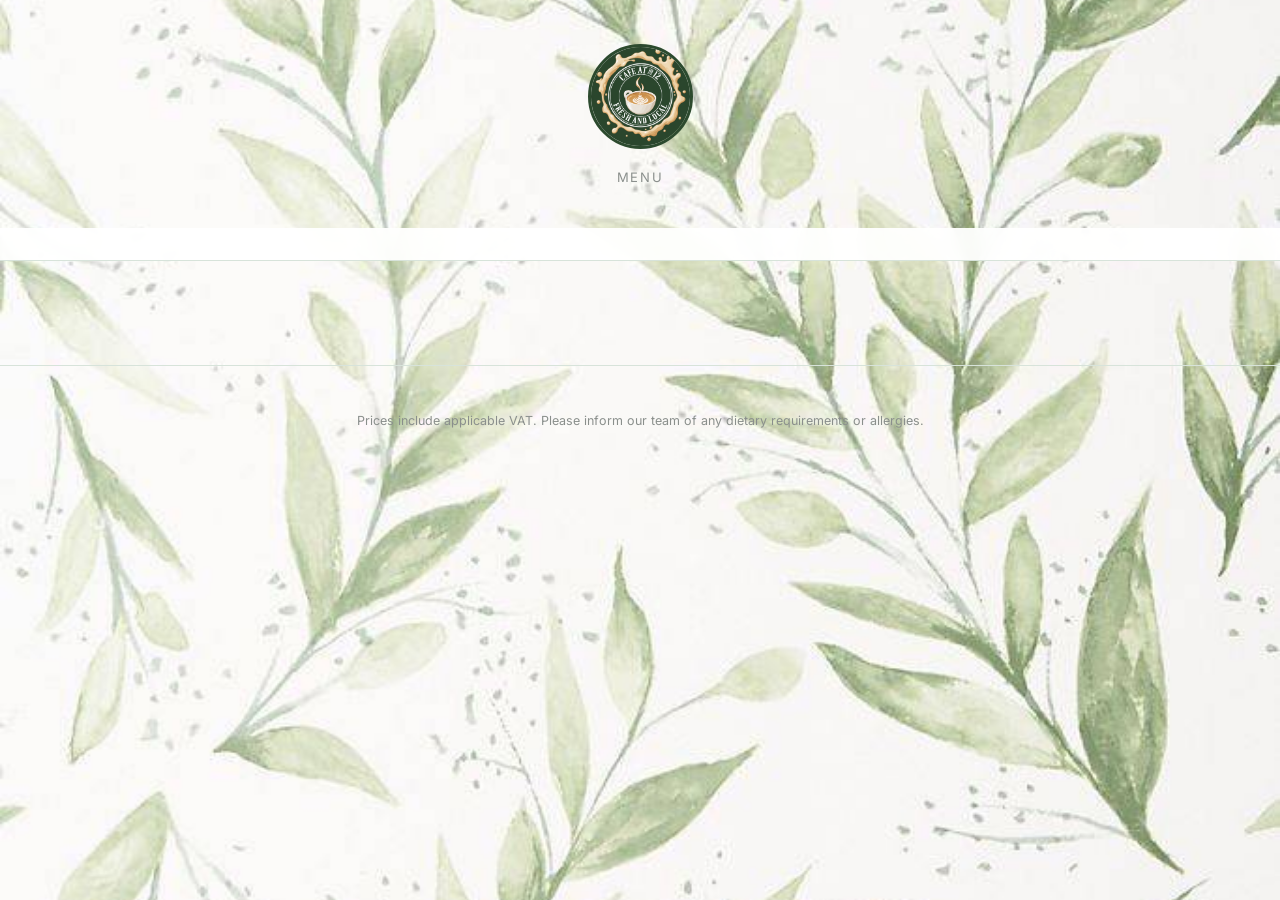
<file: index.html>
<!DOCTYPE html>
<html lang="en">
<head>
  <meta charset="UTF-8" />
  <meta name="viewport" content="width=device-width, initial-scale=1.0" />
  <title>Café Menu</title>
  <meta name="description" content="Thoughtfully crafted dishes and beverages — made fresh, served with care." />
  <meta name="theme-color" content="#2C4A2E" />

  <link rel="preconnect" href="https://fonts.googleapis.com" />
  <link rel="preconnect" href="https://fonts.gstatic.com" crossorigin />
  <link
    href="https://fonts.googleapis.com/css2?family=Fraunces:opsz,wght@9..144,400;9..144,500;9..144,600&family=Inter:wght@400;450;500;600;700&display=swap"
    rel="stylesheet"
  />

  <link rel="stylesheet" href="css/styles.css" />
</head>
<body>
  <header class="site-header">
    <img
      src="logo.png"
      alt="Café logo"
      class="site-logo"
      id="site-logo"
      loading="lazy"
      onerror="this.replaceWith(Object.assign(document.createElement('div'), {className:'site-logo-fallback', textContent:'Café'}))"
    />
    <p class="site-tagline">Menu</p>
  </header>

  <div class="category-nav-wrap">
    <nav class="category-nav" id="category-nav" role="tablist" aria-label="Menu categories">
      <!-- Category pills injected by app.js -->
    </nav>
  </div>

  <main class="menu-main" id="menu-main">
    <!-- Menu sections injected by app.js -->
  </main>

  <footer class="site-footer">
    <p>Prices include applicable VAT. Please inform our team of any dietary requirements or allergies.</p>
  </footer>

  <div class="toast" id="toast" role="alert" aria-live="polite"></div>

  <script type="module" src="js/app.js"></script>
</body>
</html>
</file>
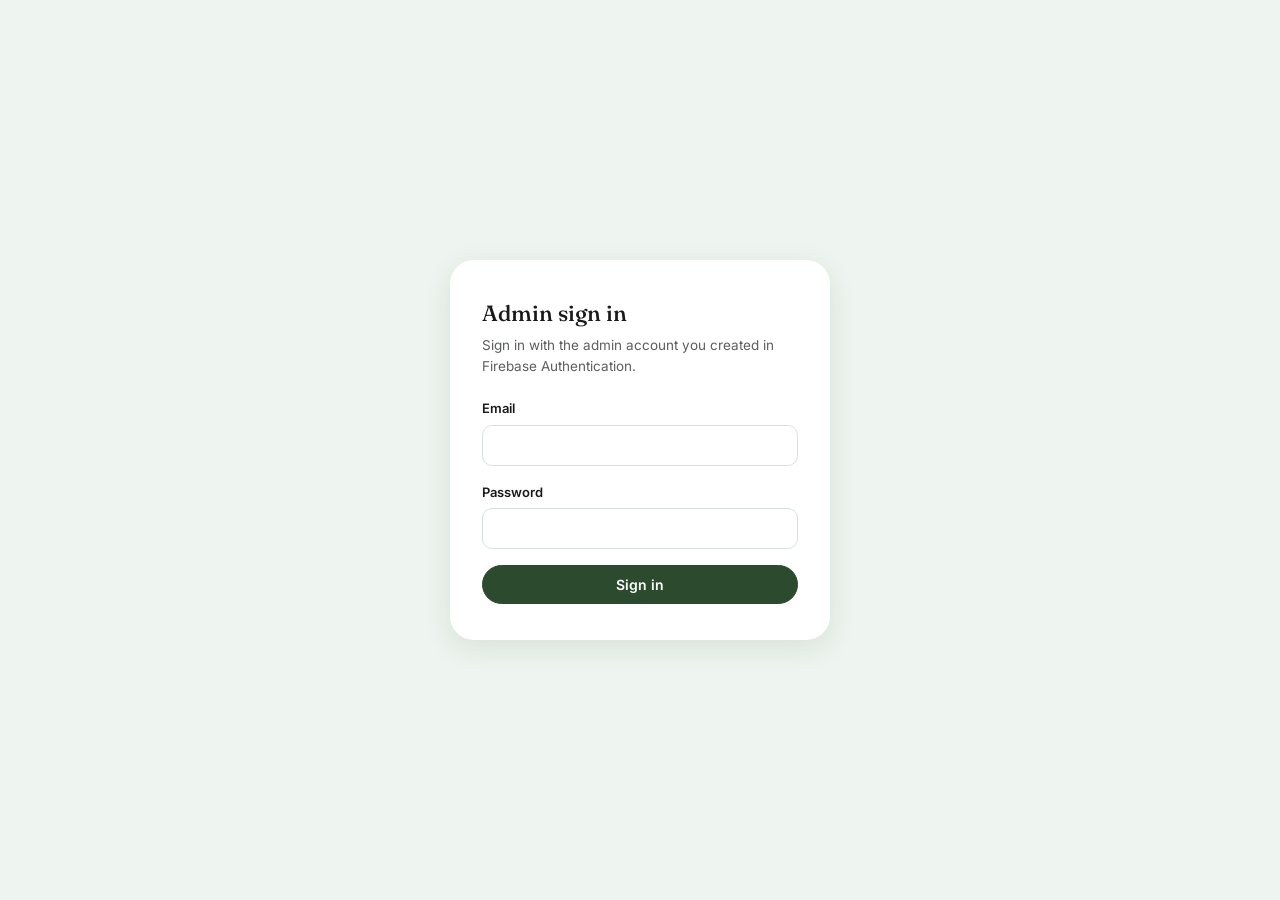
<file: admin/index.html>
<!DOCTYPE html>
<html lang="en">
<head>
  <meta charset="UTF-8" />
  <meta name="viewport" content="width=device-width, initial-scale=1.0" />
  <title>Cafe Admin</title>
  <meta name="robots" content="noindex, nofollow" />

  <link rel="preconnect" href="https://fonts.googleapis.com" />
  <link rel="preconnect" href="https://fonts.gstatic.com" crossorigin />
  <link
    href="https://fonts.googleapis.com/css2?family=Fraunces:opsz,wght@9..144,500;9..144,600;9..144,700&family=Inter:wght@400;500;600;700&display=swap"
    rel="stylesheet"
  />

  <link rel="stylesheet" href="../css/styles.css" />
  <link rel="stylesheet" href="../css/admin.css" />
</head>
<body class="admin-body">

  <!-- Login screen -->
  <div class="login-wrap" id="login-wrap">
    <div class="login-card">
      <h2>Admin sign in</h2>
      <p class="hint">Sign in with the admin account you created in Firebase Authentication.</p>
      <form id="login-form">
        <div class="field">
          <label for="login-email">Email</label>
          <input type="email" id="login-email" required autocomplete="username" />
        </div>
        <div class="field">
          <label for="login-password">Password</label>
          <input type="password" id="login-password" required autocomplete="current-password" />
        </div>
        <p class="error-text" id="login-error"></p>
        <button type="submit" class="btn" style="width:100%;">Sign in</button>
      </form>
    </div>
  </div>

  <!-- Dashboard -->
  <div id="dashboard" hidden>
    <div class="admin-topbar">
      <div class="brand">
        <span class="brand-dot"></span>
        <h1>Cafe Admin</h1>
      </div>
      <div style="display:flex; align-items:center; gap:14px;">
        <span style="font-size:13px; color:var(--ink-soft);" id="admin-email-label"></span>
        <button class="btn btn-outline" id="logout-btn">Sign out</button>
        <a href="../index.html" class="btn btn-outline" target="_blank" rel="noopener">View site</a>
      </div>
    </div>

    <main class="admin-main">

      <!-- Categories -->
      <section class="admin-section">
        <div class="admin-section-head">
          <div>
            <h2 id="category-form-heading">Add a category</h2>
            <p>These appear as the horizontal icons at the top of the menu.</p>
          </div>
        </div>

        <form id="category-form">
          <div class="form-grid">
            <div class="field">
              <label for="category-name-input">Category name</label>
              <input type="text" id="category-name-input" placeholder="e.g. Hot Drinks" required />
            </div>
            <div class="field">
              <label for="category-logo-input">Category icon (optional)</label>
              <input type="file" id="category-logo-input" accept="image/png,image/jpeg,image/webp,image/gif" />
              <img class="image-preview" id="category-logo-preview" hidden alt="" />
              <button type="button" id="category-remove-image-btn" hidden style="background:none;border:none;padding:0;margin-top:6px;color:var(--ink-soft);text-decoration:underline;cursor:pointer;font-size:13px;">Remove current image</button>
            </div>
          </div>
          <div class="progress-bar" id="category-upload-progress" style="display:none;">
            <div class="progress-bar-fill"></div>
          </div>
          <p class="error-text" id="category-form-error"></p>
          <div style="display:flex; gap:10px;">
            <button type="submit" class="btn" id="category-submit-btn">Add category</button>
            <button type="button" class="btn btn-outline" id="category-cancel-btn" hidden>Cancel</button>
          </div>
        </form>

        <hr style="border:none; border-top:1px solid var(--forest-line); margin:22px 0;" />

        <div class="admin-list" id="category-list"></div>
      </section>

      <!-- Items -->
      <section class="admin-section">
        <div class="admin-section-head">
          <div>
            <h2 id="item-form-heading">Add a menu item</h2>
            <p>Add items and assign each one to a category.</p>
          </div>
        </div>

        <form id="item-form">
          <div class="form-grid">
            <div class="field">
              <label for="item-name-input">Item name</label>
              <input type="text" id="item-name-input" placeholder="e.g. Flat White" required />
            </div>
            <div class="field">
              <label for="item-price-input">Price (£)</label>
              <input type="number" id="item-price-input" min="0" step="0.01" placeholder="3.50" required />
            </div>
            <div class="field">
              <label for="item-category-select">Category</label>
              <select id="item-category-select" required></select>
            </div>
            <div class="field">
              <label for="item-image-input">Item photo (optional)</label>
              <input type="file" id="item-image-input" accept="image/png,image/jpeg,image/webp,image/gif" />
              <img class="image-preview" id="item-image-preview" hidden alt="" />
              <button type="button" id="item-remove-image-btn" hidden style="background:none;border:none;padding:0;margin-top:6px;color:var(--ink-soft);text-decoration:underline;cursor:pointer;font-size:13px;">Remove current image</button>
            </div>
            <div class="field full">
              <label for="item-description-input">Description (optional)</label>
              <textarea id="item-description-input" placeholder="Short description shown under the item name"></textarea>
            </div>
          </div>
          <div class="progress-bar" id="item-upload-progress" style="display:none;">
            <div class="progress-bar-fill"></div>
          </div>
          <p class="error-text" id="item-form-error"></p>
          <div style="display:flex; gap:10px;">
            <button type="submit" class="btn" id="item-submit-btn">Add item</button>
            <button type="button" class="btn btn-outline" id="item-cancel-btn" hidden>Cancel</button>
          </div>
        </form>

        <hr style="border:none; border-top:1px solid var(--forest-line); margin:22px 0;" />

        <div class="admin-list" id="item-list"></div>
      </section>

    </main>
  </div>

  <div class="toast" id="toast"></div>

  <script type="module" src="admin.js"></script>
</body>
</html>
</file>
<file: css/styles.css>
/* ==========================================================================
   Café Menu — Design Tokens
   Palette:  --paper (#ffffff), --ink (#1a1a1a), --forest (#2C4A2E),
             --forest-soft (tinted surface), --forest-line (hairline/border)
   Type:     Display  — "Fraunces"   (warm, characterful serif for headings)
             Body     — "Inter"      (clean, highly legible sans)
   Signature: refined leaf-vein divider under the active category + logo mark
   ========================================================================== */

   :root {
    --paper: #ffffff;
    --ink: #1a1a1a;
    --ink-soft: #5b5f5c;
    --ink-muted: #8a8f8c;
    --forest: #2C4A2E;
    --forest-light: #4a6a4d;
    --forest-soft: #eef4ef;
    --forest-line: #d7e3da;
    --radius-lg: 24px;
    --radius-md: 14px;
    --radius-sm: 10px;
    --shadow-sm: 0 1px 2px rgba(15, 66, 31, 0.06);
    --shadow-md: 0 8px 28px rgba(15, 66, 31, 0.10);
    --nav-height: 108px;
    --transition: 0.25s cubic-bezier(0.25, 0.46, 0.45, 0.94);
  }
  
  * { box-sizing: border-box; }
  
  html {
    scroll-behavior: smooth;
  }
  
  @media (prefers-reduced-motion: reduce) {
    html { scroll-behavior: auto; }
    * { animation-duration: 0.01ms !important; transition-duration: 0.01ms !important; }
  }
  
  body {
    margin: 0;
    background-color: var(--paper);
    background-image: url("background.jpg");
    background-size: cover;
    background-position: center;
    background-repeat: no-repeat;
    background-attachment: fixed;
    color: var(--ink);
    font-family: "Inter", -apple-system, BlinkMacSystemFont, "Segoe UI", sans-serif;
    font-size: 16px;
    line-height: 1.6;
    -webkit-font-smoothing: antialiased;
    -moz-osx-font-smoothing: grayscale;
  }
  
  h1, h2, h3 {
    font-family: "Fraunces", Georgia, serif;
    font-weight: 500;
    color: var(--ink);
    margin: 0;
  }
  
  a { color: inherit; }
  
  button {
    font-family: inherit;
    cursor: pointer;
  }
  
  button:focus-visible,
  a:focus-visible,
  input:focus-visible,
  textarea:focus-visible {
    outline: 2px solid var(--forest);
    outline-offset: 2px;
  }
  
  /* ---------- Header / Brand ---------- */
  
  .site-header {
    padding: 44px 24px 28px;
    text-align: center;
  }
  
  .site-logo {
    max-height: 105px;
    width: 105px;
    height: 105px;
    border-radius: 50%;
    border: 3px solid var(--forest);
    object-fit: cover;
    background: var(--paper);
  }
  
  .site-logo-fallback {
    font-family: "Fraunces", Georgia, serif;
    font-size: 30px;
    font-weight: 500;
    color: var(--forest);
    letter-spacing: 0.02em;
  }
  
  .site-tagline {
    margin-top: 10px;
    font-size: 13px;
    letter-spacing: 0.12em;
    text-transform: uppercase;
    color: var(--ink-muted);
    font-weight: 400;
  }
  
  /* ---------- Category Navigation ---------- */
  
  .category-nav-wrap {
    position: sticky;
    top: 0;
    z-index: 20;
    background: rgba(255, 255, 255, 0.94);
    backdrop-filter: saturate(180%) blur(10px);
    -webkit-backdrop-filter: saturate(180%) blur(10px);
    border-bottom: 1px solid var(--forest-line);
  }
  
  .category-nav {
    display: flex;
    gap: 20px;
    overflow-x: auto;
    padding: 16px 24px;
    scrollbar-width: thin;
    -webkit-overflow-scrolling: touch;
    scroll-behavior: smooth;
  }
  
  .category-nav::-webkit-scrollbar { height: 4px; }
  .category-nav::-webkit-scrollbar-track { background: transparent; }
  .category-nav::-webkit-scrollbar-thumb { background: var(--forest-line); border-radius: 10px; }
  
  .category-pill {
    display: flex;
    flex-direction: column;
    align-items: center;
    gap: 8px;
    flex: 0 0 auto;
    background: none;
    border: none;
    padding: 0 4px;
    color: var(--ink-soft);
    min-width: 64px;
    transition: color var(--transition);
    position: relative;
  }
  
  .category-pill-img {
    width: 60px;
    height: 60px;
    border-radius: 50%;
    border: 2px solid var(--forest-line);
    object-fit: cover;
    background: var(--forest-soft);
    transition: transform var(--transition), border-color var(--transition), box-shadow var(--transition);
  }
  
  .category-pill-img-fallback {
    width: 60px;
    height: 60px;
    border-radius: 50%;
    border: 2px solid var(--forest-line);
    background: var(--forest-soft);
    display: flex;
    align-items: center;
    justify-content: center;
    font-family: "Fraunces", serif;
    font-weight: 500;
    color: var(--forest);
    font-size: 18px;
    letter-spacing: 0.02em;
    transition: border-color var(--transition), transform var(--transition), box-shadow var(--transition);
  }
  
  .category-pill:hover .category-pill-img,
  .category-pill:hover .category-pill-img-fallback {
    transform: translateY(-3px);
    box-shadow: var(--shadow-sm);
    border-color: var(--forest-light);
  }
  
  .category-pill-label {
    font-size: 12px;
    font-weight: 500;
    white-space: nowrap;
    letter-spacing: 0.03em;
    position: relative;
    padding-bottom: 6px;
    transition: color var(--transition);
  }
  
  /* Signature: refined leaf-vein underline marks the active category */
  .category-pill-label::after {
    content: "";
    position: absolute;
    left: 50%;
    bottom: 0;
    width: 0;
    height: 2px;
    background: var(--forest);
    transform: translateX(-50%);
    transition: width var(--transition);
    border-radius: 2px;
  }
  
  .category-pill.is-active {
    color: var(--forest);
  }
  
  .category-pill.is-active .category-pill-label::after {
    width: 90%;
  }
  
  .category-pill.is-active .category-pill-img,
  .category-pill.is-active .category-pill-img-fallback {
    border-color: var(--forest);
    box-shadow: 0 0 0 2px var(--forest-soft), 0 0 0 4px var(--forest-line);
  }
  
  /* ---------- Menu Sections ---------- */
  
  .menu-main {
    max-width: 880px;
    margin: 0 auto;
    padding: 12px 24px 80px;
  }
  
  .menu-section {
    scroll-margin-top: calc(var(--nav-height) + 12px);
    padding-top: 48px;
  }
  
  .menu-section:first-of-type {
    padding-top: 32px;
  }
  
  .menu-section-title {
    font-size: 24px;
    font-weight: 500;
    letter-spacing: -0.02em;
    margin-bottom: 4px;
  }
  
  .menu-section-divider {
    width: 36px;
    height: 2px;
    background: var(--forest);
    border-radius: 2px;
    margin: 10px 0 26px;
  }
  
  .menu-grid {
    display: grid;
    grid-template-columns: repeat(auto-fill, minmax(260px, 1fr));
    gap: 18px;
  }
  
  .menu-item-card {
    display: flex;
    gap: 14px;
    background: var(--paper);
    border: 1px solid var(--forest-line);
    border-radius: var(--radius-md);
    padding: 14px 16px;
    transition: box-shadow var(--transition), transform var(--transition), border-color var(--transition);
  }
  
  .menu-item-card:hover {
    box-shadow: var(--shadow-md);
    transform: translateY(-2px);
    border-color: var(--forest-light);
  }
  
  .menu-item-img,
  .menu-item-img-fallback {
    width: 80px;
    height: 80px;
    border-radius: var(--radius-sm);
    object-fit: cover;
    flex: 0 0 auto;
    background: var(--forest-soft);
  }
  
  .menu-item-img-fallback {
    display: flex;
    align-items: center;
    justify-content: center;
    color: var(--forest);
    font-size: 11px;
    text-align: center;
    padding: 6px;
    line-height: 1.3;
    text-transform: uppercase;
    letter-spacing: 0.04em;
    font-weight: 500;
  }
  
  .menu-item-body {
    display: flex;
    flex-direction: column;
    justify-content: center;
    min-width: 0;
    flex: 1;
  }
  
  .menu-item-top {
    display: flex;
    justify-content: space-between;
    gap: 12px;
    align-items: baseline;
  }
  
  .menu-item-name {
    font-family: "Fraunces", serif;
    font-weight: 500;
    font-size: 17px;
    letter-spacing: -0.01em;
    overflow-wrap: anywhere;
    line-height: 1.3;
  }
  
  .menu-item-price {
    font-weight: 600;
    color: var(--forest);
    white-space: nowrap;
    font-size: 15px;
    letter-spacing: 0.02em;
  }
  
  .menu-item-desc {
    margin-top: 4px;
    font-size: 13.5px;
    color: var(--ink-soft);
    line-height: 1.4;
    font-weight: 400;
  }
  
  /* ---------- State Blocks ---------- */
  
  .state-block {
    text-align: center;
    padding: 64px 24px;
    color: var(--ink-soft);
  }
  
  .state-block h3 {
    color: var(--ink);
    margin-bottom: 8px;
    font-weight: 500;
    font-size: 20px;
  }
  
  .state-block p {
    margin: 0;
    font-size: 14px;
  }
  
  /* ---------- Skeleton Loading ---------- */
  
  .skeleton {
    background: linear-gradient(90deg, var(--forest-soft) 25%, #f5f9f6 37%, var(--forest-soft) 63%);
    background-size: 400% 100%;
    animation: shimmer 1.4s ease infinite;
    border-radius: var(--radius-sm);
  }
  
  @keyframes shimmer {
    0% { background-position: 100% 50%; }
    100% { background-position: 0 50%; }
  }
  
  .skeleton-card {
    display: flex;
    gap: 14px;
    padding: 14px 16px;
    border: 1px solid var(--forest-line);
    border-radius: var(--radius-md);
  }
  
  .skeleton-thumb { width: 80px; height: 80px; flex: 0 0 auto; }
  .skeleton-lines { flex: 1; display: flex; flex-direction: column; gap: 8px; justify-content: center; }
  .skeleton-line { height: 12px; }
  .skeleton-line.w-60 { width: 60%; }
  .skeleton-line.w-40 { width: 40%; }
  
  /* ---------- Footer ---------- */
  
  .site-footer {
    text-align: center;
    padding: 32px 24px 44px;
    font-size: 12.5px;
    color: var(--ink-muted);
    border-top: 1px solid var(--forest-line);
    margin-top: 12px;
  }
  
  .site-footer a {
    color: var(--ink-soft);
    text-decoration: underline;
    text-underline-offset: 3px;
    text-decoration-thickness: 1px;
    transition: color var(--transition);
  }
  
  .site-footer a:hover {
    color: var(--forest);
  }
  
  /* ---------- Toast Notifications ---------- */
  
  .toast {
    position: fixed;
    left: 50%;
    bottom: 28px;
    transform: translateX(-50%) translateY(20px);
    background: var(--ink);
    color: #fff;
    padding: 14px 22px;
    border-radius: var(--radius-sm);
    font-size: 14px;
    box-shadow: var(--shadow-md);
    opacity: 0;
    pointer-events: none;
    transition: opacity 0.25s ease, transform 0.25s ease;
    z-index: 100;
    max-width: 90vw;
    text-align: center;
    font-weight: 450;
    letter-spacing: 0.01em;
  }
  
  .toast.is-error {
    background: #7a2323;
  }
  
  .toast.is-visible {
    opacity: 1;
    transform: translateX(-50%) translateY(0);
    pointer-events: auto;
  }
  
  /* ---------- Responsive Design ---------- */
  
  @media (max-width: 720px) {
    .menu-grid {
      grid-template-columns: 1fr;
    }
  }
  
  @media (max-width: 560px) {
    .site-header {
      padding: 28px 16px 18px;
    }
  
    .site-logo-fallback {
      font-size: 24px;
    }
  
    .site-tagline {
      font-size: 11px;
      letter-spacing: 0.1em;
    }
  
    .category-nav {
      padding: 12px 16px;
      gap: 14px;
    }
  
    .category-pill-img,
    .category-pill-img-fallback {
      width: 50px;
      height: 50px;
    }
  
    .category-pill-label {
      font-size: 11px;
    }
  
    .menu-main {
      padding: 8px 16px 60px;
    }
  
    .menu-section {
      padding-top: 36px;
    }
  
    .menu-section-title {
      font-size: 20px;
    }
  
    .menu-grid {
      gap: 14px;
    }
  
    .menu-item-card {
      padding: 12px 14px;
    }
  
    .menu-item-img,
    .menu-item-img-fallback {
      width: 68px;
      height: 68px;
    }
  
    .menu-item-name {
      font-size: 15px;
    }
  
    .menu-item-price {
      font-size: 14px;
    }
  
    .menu-item-desc {
      font-size: 12.5px;
    }
  
    .state-block {
      padding: 40px 16px;
    }
  
    .toast {
      padding: 12px 18px;
      font-size: 13px;
      bottom: 20px;
    }
  }
</file>
<file: css/admin.css>
/* Admin panel — reuses tokens from styles.css, adds dashboard/form patterns */

/* The [hidden] attribute must always win over any class's own "display"
   rule (e.g. .login-wrap sets display:flex), otherwise toggling
   element.hidden = true/false in JS has no visible effect. */
[hidden] {
  display: none !important;
}

body.admin-body {
  background: var(--forest-soft);
  min-height: 100vh;
}

.admin-topbar {
  background: var(--paper);
  border-bottom: 1px solid var(--forest-line);
  padding: 16px 24px;
  display: flex;
  align-items: center;
  justify-content: space-between;
  position: sticky;
  top: 0;
  z-index: 10;
}

.admin-topbar h1 {
  font-size: 20px;
}

.admin-topbar .brand {
  display: flex;
  align-items: center;
  gap: 10px;
}

.admin-topbar .brand-dot {
  width: 10px;
  height: 10px;
  border-radius: 50%;
  background: var(--forest);
}

.btn {
  display: inline-flex;
  align-items: center;
  justify-content: center;
  gap: 6px;
  padding: 10px 18px;
  border-radius: 999px;
  border: 1px solid var(--forest);
  background: var(--forest);
  color: #fff;
  font-weight: 600;
  font-size: 14px;
  transition: opacity 0.15s ease, transform 0.1s ease;
}

.btn:hover { opacity: 0.9; }
.btn:active { transform: scale(0.98); }

.btn.btn-outline {
  background: transparent;
  color: var(--forest);
}

.btn.btn-danger {
  background: #fff;
  color: #a13939;
  border-color: #e2b9b9;
}

.btn.btn-danger:hover {
  background: #fdf1f1;
}

.btn:disabled {
  opacity: 0.55;
  cursor: not-allowed;
}

/* --- Login --- */

.login-wrap {
  min-height: 100vh;
  display: flex;
  align-items: center;
  justify-content: center;
  padding: 20px;
}

.login-card {
  background: var(--paper);
  border-radius: var(--radius-lg);
  box-shadow: var(--shadow-md);
  padding: 36px 32px;
  width: 100%;
  max-width: 380px;
}

.login-card h2 {
  font-size: 22px;
  margin-bottom: 4px;
}

.login-card p.hint {
  color: var(--ink-soft);
  font-size: 13.5px;
  margin: 0 0 20px;
}

/* --- Layout --- */

.admin-main {
  max-width: 1000px;
  margin: 0 auto;
  padding: 28px 20px 80px;
}

.admin-section {
  background: var(--paper);
  border-radius: var(--radius-lg);
  border: 1px solid var(--forest-line);
  padding: 24px;
  margin-bottom: 24px;
}

.admin-section-head {
  display: flex;
  justify-content: space-between;
  align-items: center;
  margin-bottom: 18px;
  gap: 12px;
  flex-wrap: wrap;
}

.admin-section-head h2 {
  font-size: 19px;
}

.admin-section-head p {
  font-size: 13px;
  color: var(--ink-soft);
  margin: 2px 0 0;
}

/* --- Forms --- */

.field {
  margin-bottom: 16px;
}

.field label {
  display: block;
  font-size: 13px;
  font-weight: 600;
  margin-bottom: 6px;
  color: var(--ink);
}

.field .field-hint {
  font-size: 12px;
  color: var(--ink-soft);
  font-weight: 400;
  margin-top: 4px;
}

input[type="text"],
input[type="number"],
input[type="password"],
input[type="email"],
textarea,
select {
  width: 100%;
  padding: 11px 13px;
  border-radius: var(--radius-sm);
  border: 1px solid var(--forest-line);
  font-size: 14.5px;
  font-family: inherit;
  background: #fff;
  color: var(--ink);
}

textarea { resize: vertical; min-height: 70px; }

input[type="file"] {
  width: 100%;
  font-size: 13.5px;
}

.form-grid {
  display: grid;
  grid-template-columns: 1fr 1fr;
  gap: 0 16px;
}

.form-grid .field.full { grid-column: 1 / -1; }

@media (max-width: 600px) {
  .form-grid { grid-template-columns: 1fr; }
}

.image-preview {
  width: 72px;
  height: 72px;
  border-radius: var(--radius-sm);
  object-fit: cover;
  border: 1px solid var(--forest-line);
  background: var(--forest-soft);
  margin-top: 8px;
}

/* --- Lists --- */

.admin-list {
  display: flex;
  flex-direction: column;
  gap: 10px;
}

.admin-row {
  display: flex;
  align-items: center;
  gap: 14px;
  padding: 12px;
  border: 1px solid var(--forest-line);
  border-radius: var(--radius-md);
}

.admin-row img,
.admin-row .img-fallback {
  width: 48px;
  height: 48px;
  border-radius: 10px;
  object-fit: cover;
  flex: 0 0 auto;
  background: var(--forest-soft);
}

.admin-row .img-fallback {
  display: flex;
  align-items: center;
  justify-content: center;
  color: var(--forest);
  font-size: 10px;
}

.admin-row .row-body {
  flex: 1;
  min-width: 0;
}

.admin-row .row-title {
  font-weight: 600;
  font-size: 14.5px;
}

.admin-row .row-meta {
  font-size: 12.5px;
  color: var(--ink-soft);
  margin-top: 2px;
}

.admin-row .row-actions {
  display: flex;
  gap: 8px;
  flex: 0 0 auto;
}

.icon-btn {
  border: 1px solid var(--forest-line);
  background: #fff;
  border-radius: 8px;
  width: 34px;
  height: 34px;
  display: flex;
  align-items: center;
  justify-content: center;
  color: var(--ink-soft);
  font-size: 15px;
}

.icon-btn:hover { background: var(--forest-soft); color: var(--forest); }
.icon-btn.danger:hover { background: #fdf1f1; color: #a13939; }

.error-text {
  color: #a13939;
  font-size: 13px;
  margin-top: 6px;
}

.progress-bar {
  height: 6px;
  border-radius: 4px;
  background: var(--forest-line);
  overflow: hidden;
  margin-top: 8px;
}

.progress-bar-fill {
  height: 100%;
  background: var(--forest);
  width: 0%;
  transition: width 0.15s ease;
}
</file>
